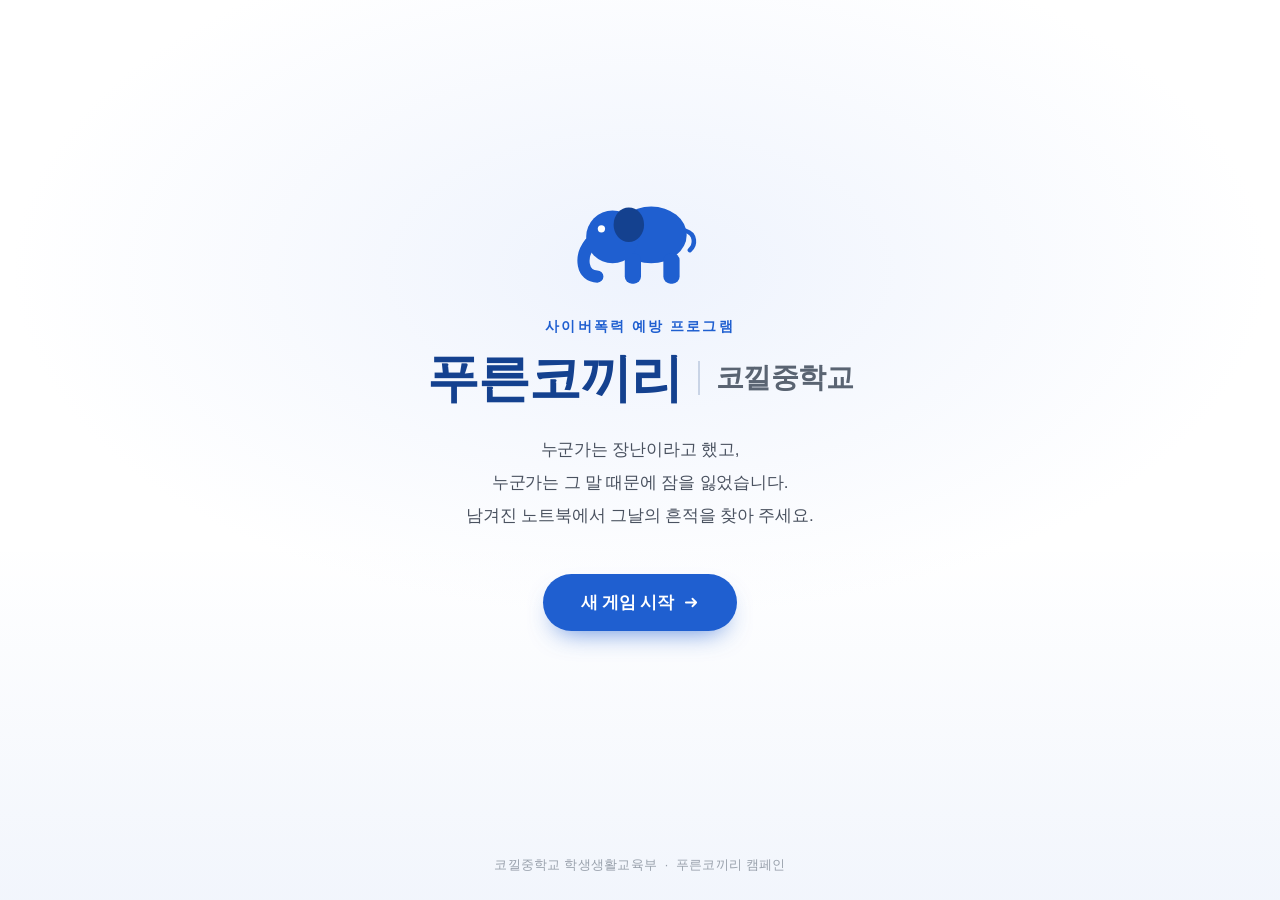
<file: index.html>
<!DOCTYPE html>
<html lang="ko">
<head>
<meta charset="UTF-8">
<meta name="viewport" content="width=device-width, initial-scale=1">
<meta name="robots" content="noindex">
<title>푸른코끼리 — 코낄중학교</title>
<link rel="stylesheet" href="styles.css">
<script src="game.js" defer></script>
</head>
<!-- 시작 페이지라 data-prev 없음 → 뒤로가기 버튼도 없음 -->
<body class="intro">

  <main class="intro__inner">

    <!-- 푸른코끼리 엠블럼 (SVG, 이미지 파일 불필요) -->
    <div class="emblem" aria-hidden="true">
      <svg viewBox="0 0 130 100" width="132" height="102">
        <!-- 꼬리 -->
        <path d="M110 40 c 10 3, 10 14, 4 19"
              fill="none" stroke="var(--blue)" stroke-width="4.5" stroke-linecap="round"/>
        <!-- 코 -->
        <path d="M16 52 C 5 66, 8 85, 23 85"
              fill="none" stroke="var(--blue)" stroke-width="12" stroke-linecap="round"/>
        <g fill="var(--blue)">
          <!-- 몸통 · 다리 -->
          <ellipse cx="76" cy="44" rx="35" ry="28"/>
          <rect x="50" y="62" width="16" height="30" rx="7"/>
          <rect x="88" y="62" width="16" height="30" rx="7"/>
          <!-- 머리 -->
          <circle cx="38" cy="46" r="26"/>
        </g>
        <!-- 귀 -->
        <ellipse cx="54" cy="34" rx="15" ry="17" fill="var(--blue-deep)"/>
        <!-- 눈 -->
        <circle cx="27" cy="38" r="3.6" fill="#fff"/>
      </svg>
    </div>

    <p class="intro__overline">사이버폭력 예방 프로그램</p>

    <h1 class="intro__title">
      <span class="intro__title-main">푸른코끼리</span>
      <span class="intro__title-sep" aria-hidden="true"></span>
      <span class="intro__title-sub">코낄중학교</span>
    </h1>

    <!-- 도입 문구. 방 컨셉에 맞게 자유롭게 고치세요. -->
    <p class="intro__lead">
      누군가는 장난이라고 했고,<br>
      누군가는 그 말 때문에 잠을 잃었습니다.<br>
      남겨진 노트북에서 그날의 흔적을 찾아 주세요.
    </p>

    <!-- data-start: 이 링크를 누르면 타이머가 시작됩니다 (game.js) -->
    <a class="btn" href="lock.html" data-start>
      <span class="btn__label">새 게임 시작</span>
      <svg viewBox="0 0 16 16" width="15" height="15" aria-hidden="true">
        <path d="M2 8h11M9 4l4 4-4 4" fill="none" stroke="currentColor"
              stroke-width="1.9" stroke-linecap="round" stroke-linejoin="round"/>
      </svg>
    </a>

  </main>

  <footer class="intro__foot">
    코낄중학교 학생생활교육부 &nbsp;·&nbsp; 푸른코끼리 캠페인
  </footer>

</body>
</html>
</file>
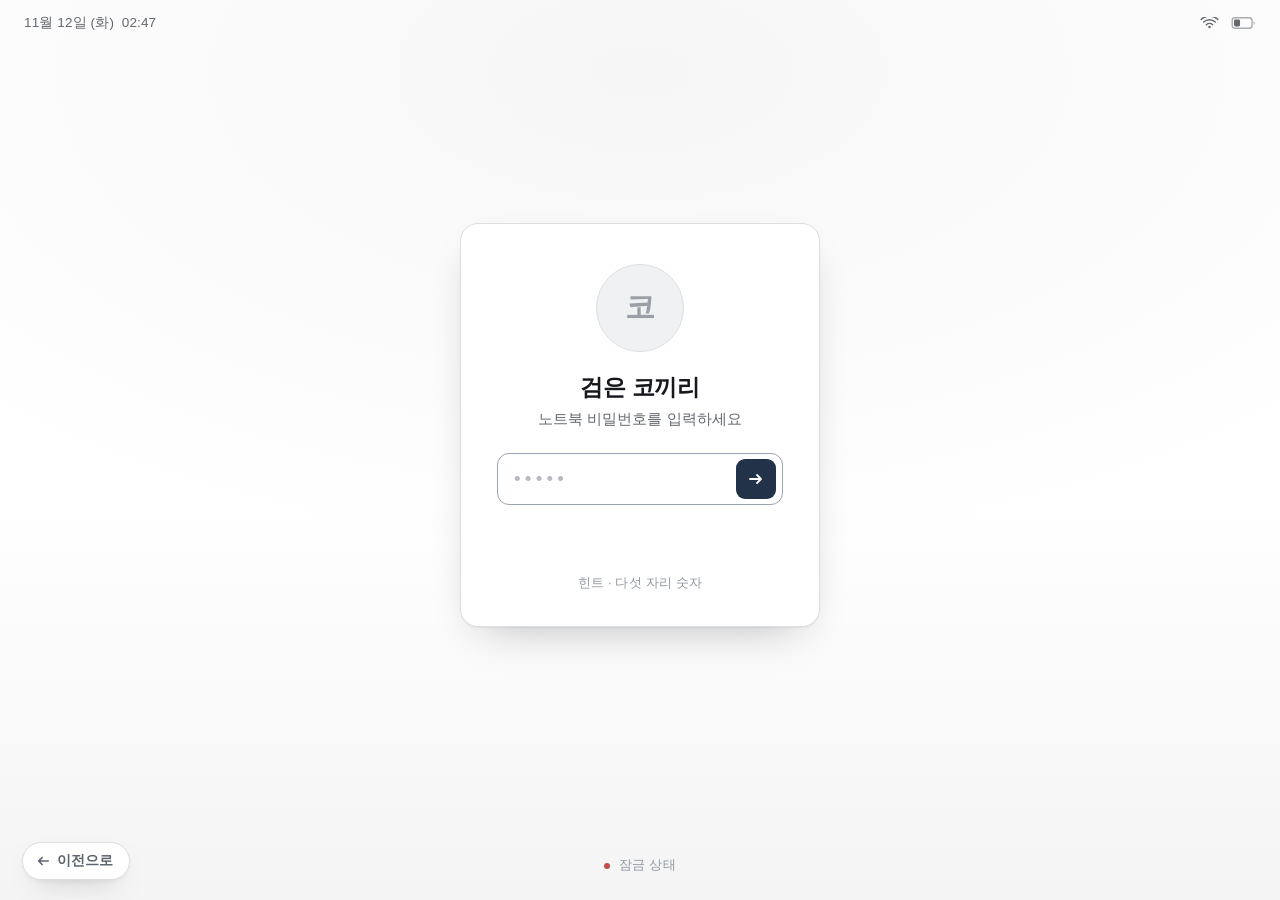
<file: lock.html>
<!DOCTYPE html>
<html lang="ko">
<head>
<meta charset="UTF-8">
<meta name="viewport" content="width=device-width, initial-scale=1">
<meta name="robots" content="noindex">
<title>잠김</title>
<link rel="stylesheet" href="styles.css">
<script src="game.js" defer></script>
</head>
<body class="lock" data-prev="index.html">

  <!-- ===== 상단 상태 표시줄 ===== -->
  <header class="statusbar">
    <!-- 노트북이 마지막으로 덮인 시각. 연출용 고정값이라 바꿔도 됩니다. -->
    <span class="statusbar__time">11월 12일 (화) &nbsp;02:47</span>
    <span class="statusbar__icons">
      <svg viewBox="0 0 20 14" width="19" height="13" aria-hidden="true">
        <path d="M10 12.2a1.35 1.35 0 1 0 0-2.7 1.35 1.35 0 0 0 0 2.7Z" fill="currentColor"/>
        <path d="M6.6 8.4a5 5 0 0 1 6.8 0M3.7 5.4a9.2 9.2 0 0 1 12.6 0M1 2.6a13.3 13.3 0 0 1 18 0"
              fill="none" stroke="currentColor" stroke-width="1.5" stroke-linecap="round"/>
      </svg>
      <svg viewBox="0 0 26 13" width="25" height="12" aria-hidden="true">
        <rect x=".75" y=".75" width="21.5" height="11.5" rx="3" fill="none" stroke="currentColor" stroke-width="1.5" opacity=".55"/>
        <rect x="2.75" y="2.75" width="6.5" height="7.5" rx="1.5" fill="currentColor"/>
        <path d="M24 4.5v4a2.2 2.2 0 0 0 0-4Z" fill="currentColor" opacity=".55"/>
      </svg>
    </span>
  </header>

  <!-- ===== 잠금 화면 본문 ===== -->
  <main class="lock__center">
    <div class="panel">

      <!-- 계정 사진 자리. 이미지 준비되면 <img class="avatar__img" src="images/avatar.jpg" alt=""> 추가 -->
      <div class="avatar" aria-hidden="true"><span>코</span></div>

      <!-- 피해자 이름 -->
      <h1 class="panel__name">검은 코끼리</h1>
      <p class="panel__sub">노트북 비밀번호를 입력하세요</p>

      <!-- novalidate: 브라우저 기본 경고 말풍선을 끄고 game.js 가 직접 판정합니다.
           (자리수를 다 채우고 확인을 눌렀을 때만 경고가 뜨도록) -->
      <form class="login" action="photo.html" method="get" novalidate>
        <div class="field">
          <!--
            ┌──────────────────────────────────────────────────────────────┐
            │  비밀번호는 아래 pattern 값 하나만 바꾸면 됩니다.  현재: 0721   │
            │  예) 여섯 자리로 바꾸려면  pattern="204815"                    │
            │  영문·숫자 조합도 가능:    pattern="bluesky"                   │
            └──────────────────────────────────────────────────────────────┘
            자리수는 pattern 길이를 보고 game.js 가 알아서 맞춥니다.
            name 속성이 없으므로 주소창에 비밀번호가 남지 않습니다.
          -->
          <input class="field__input"
                 type="password"
                 pattern="51479"
                 required
                 placeholder="•••••"
                 autocomplete="off"
                 spellcheck="false"
                 autofocus>
          <button class="field__go" type="submit" aria-label="잠금 해제">
            <svg viewBox="0 0 16 16" width="16" height="16" aria-hidden="true">
              <path d="M2 8h11M9 4l4 4-4 4" fill="none" stroke="currentColor"
                    stroke-width="1.8" stroke-linecap="round" stroke-linejoin="round"/>
            </svg>
          </button>
        </div>

        <p class="error" role="status">비밀번호가 올바르지 않습니다. 다시 시도하세요.</p>
      </form>

      <!-- 힌트 문구. 필요 없으면 이 줄을 지우세요. -->
      <p class="panel__hint">힌트 &middot; 다섯 자리 숫자</p>
    </div>
  </main>

  <footer class="lock__foot">
    <span class="lock__foot-dot" aria-hidden="true"></span>
    잠금 상태
  </footer>

</body>
</html>
</file>
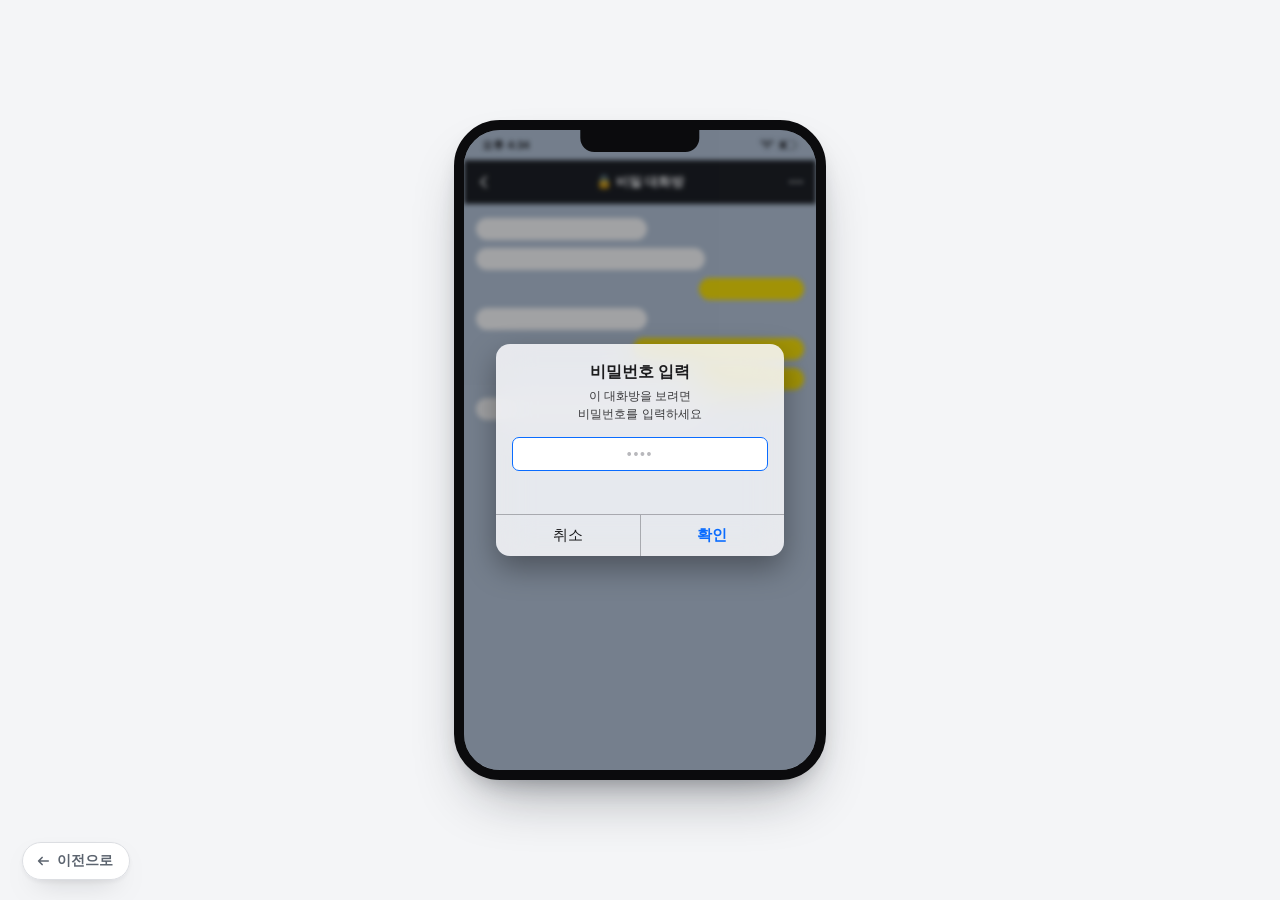
<file: page3.html>
<!DOCTYPE html>
<html lang="ko">
<head>
<meta charset="UTF-8">
<meta name="viewport" content="width=device-width, initial-scale=1">
<meta name="robots" content="noindex">
<title>비밀 대화방</title>
<link rel="stylesheet" href="styles.css">
<script src="game.js" defer></script>
</head>
<body class="kakao-gate" data-prev="photo.html">

  <div class="kakao-gate__phone">

    <div class="kakao-gate__notch" aria-hidden="true"></div>

    <!-- 팝업 뒤로 살짝 흐려 보이는 채팅방. 실제 대화 내용은 없고
         말풍선 모양만 있는 자리표시자입니다. -->
    <div class="kakao-gate__screen" aria-hidden="true">
      <div class="kakao-gate__status">
        <span>오후 4:34</span>
        <span class="kakao-gate__status-icons">
          <svg viewBox="0 0 20 14" width="14" height="10">
            <path d="M10 12.2a1.35 1.35 0 1 0 0-2.7 1.35 1.35 0 0 0 0 2.7Z" fill="currentColor"/>
            <path d="M6.6 8.4a5 5 0 0 1 6.8 0M3.7 5.4a9.2 9.2 0 0 1 12.6 0M1 2.6a13.3 13.3 0 0 1 18 0"
                  fill="none" stroke="currentColor" stroke-width="1.5" stroke-linecap="round"/>
          </svg>
          <svg viewBox="0 0 26 13" width="19" height="10">
            <rect x=".75" y=".75" width="21.5" height="11.5" rx="3" fill="none" stroke="currentColor" stroke-width="1.5" opacity=".55"/>
            <rect x="2.75" y="2.75" width="6.5" height="7.5" rx="1.5" fill="currentColor"/>
            <path d="M24 4.5v4a2.2 2.2 0 0 0 0-4Z" fill="currentColor" opacity=".55"/>
          </svg>
        </span>
      </div>

      <div class="kakao-gate__header">
        <svg viewBox="0 0 16 16" width="16" height="16" fill="none" stroke="#fff" stroke-width="1.8" stroke-linecap="round" stroke-linejoin="round">
          <path d="M10 3 5 8l5 5"/>
        </svg>
        <span class="kakao-gate__header-title">🔒 비밀 대화방</span>
        <svg viewBox="0 0 16 16" width="16" height="16" fill="#fff">
          <circle cx="3" cy="8" r="1.4"/><circle cx="8" cy="8" r="1.4"/><circle cx="13" cy="8" r="1.4"/>
        </svg>
      </div>

      <div class="kakao-gate__body">
        <div class="kakao-gate__bubble kakao-gate__bubble--m"></div>
        <div class="kakao-gate__bubble kakao-gate__bubble--l"></div>
        <div class="kakao-gate__bubble kakao-gate__bubble--right kakao-gate__bubble--s"></div>
        <div class="kakao-gate__bubble kakao-gate__bubble--m"></div>
        <div class="kakao-gate__bubble kakao-gate__bubble--right kakao-gate__bubble--m"></div>
        <div class="kakao-gate__bubble kakao-gate__bubble--right kakao-gate__bubble--s"></div>
        <div class="kakao-gate__bubble kakao-gate__bubble--l"></div>
      </div>
    </div>

    <div class="kakao-gate__dim" aria-hidden="true"></div>

    <!-- iOS 시스템 팝업 형태의 비밀번호 입력창 -->
    <div class="ios-alert">
      <!-- novalidate: 브라우저 기본 경고 대신 game.js 가 판정합니다
           (자리수를 다 채우고 확인을 눌렀을 때만 경고, lock.html 과 동일) -->
      <form class="login" action="page4.html" method="get" novalidate>
        <div class="ios-alert__body">
          <p class="ios-alert__title">비밀번호 입력</p>
          <p class="ios-alert__message">이 대화방을 보려면<br>비밀번호를 입력하세요</p>

          <!--
            비밀번호는 pattern 값 하나만 고치면 됩니다. 현재: 1388
            자리수는 game.js 가 pattern 길이를 보고 알아서 맞춥니다.
          -->
          <input class="field__input ios-alert__input"
                 type="password"
                 pattern="1388"
                 required
                 placeholder="••••"
                 autocomplete="off"
                 spellcheck="false"
                 autofocus>

          <p class="error" role="status">비밀번호가 올바르지 않습니다.</p>
        </div>

        <div class="ios-alert__actions">
          <a class="ios-alert__btn ios-alert__btn--cancel" href="photo.html">취소</a>
          <button class="ios-alert__btn ios-alert__btn--ok" type="submit">확인</button>
        </div>
      </form>
    </div>

  </div>

</body>
</html>
</file>
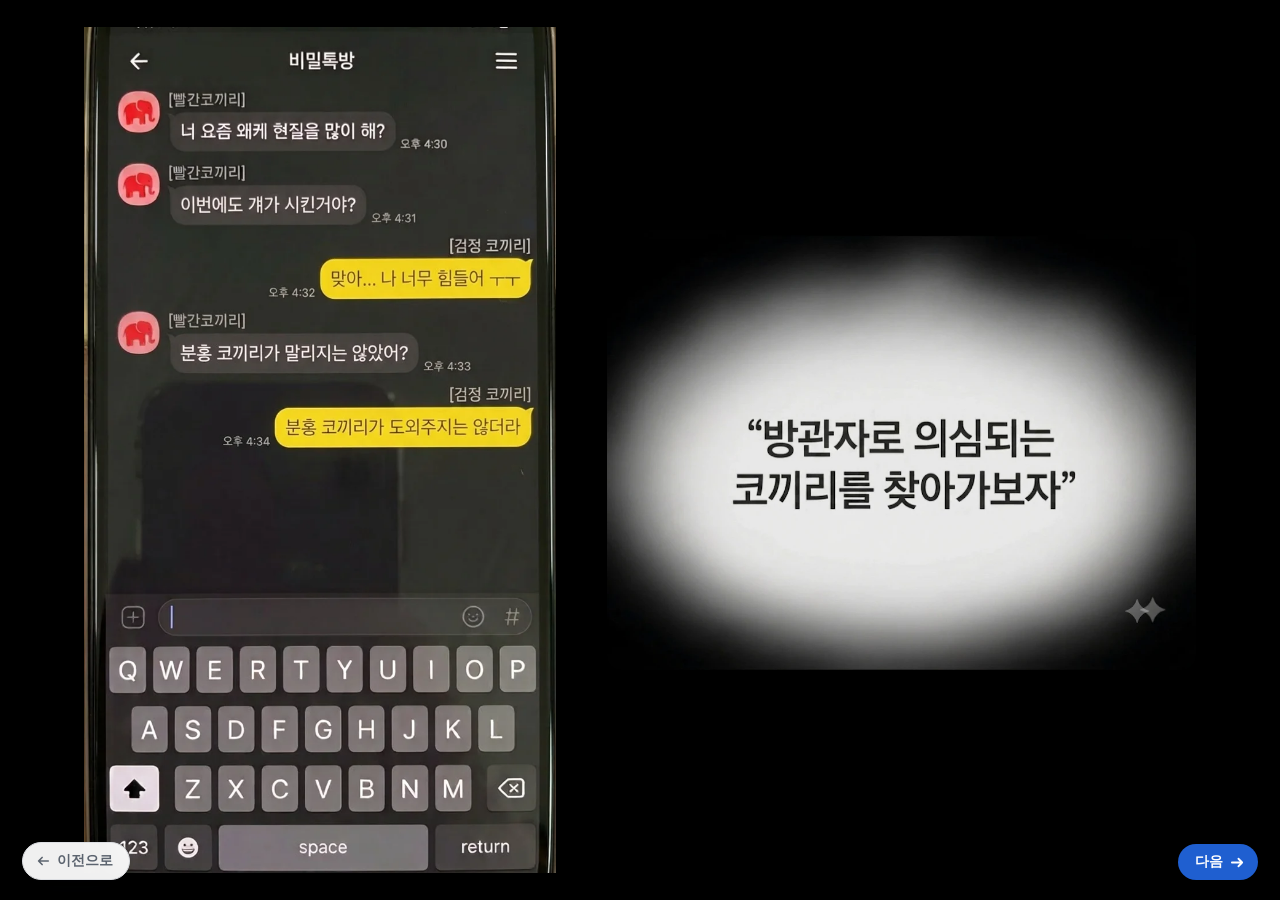
<file: page4.html>
<!DOCTYPE html>
<html lang="ko">
<head>
<meta charset="UTF-8">
<meta name="viewport" content="width=device-width, initial-scale=1">
<meta name="robots" content="noindex">
<title>비밀 대화방</title>
<link rel="stylesheet" href="styles.css">
<script src="game.js" defer></script>
</head>
<!-- 페이지 2(photo.html)와 같은 배치를 씁니다: 세로 캡처 + 가로 말풍선을
     가운데에 나란히, 서로 겹치지 않게, 남는 자리는 검은 배경. -->
<body class="stage" data-prev="page3.html">

  <img class="stage__img" src="images/secret_talk.webp" alt="">

  <img class="stage__note" src="images/thinking2.webp" alt="">

  <a class="nextlink" href="page5.html">
    다음
    <svg viewBox="0 0 16 16" width="15" height="15" aria-hidden="true">
      <path d="M2 8h11M9 4l4 4-4 4" fill="none" stroke="currentColor"
            stroke-width="1.9" stroke-linecap="round" stroke-linejoin="round"/>
    </svg>
  </a>

</body>
</html>
</file>
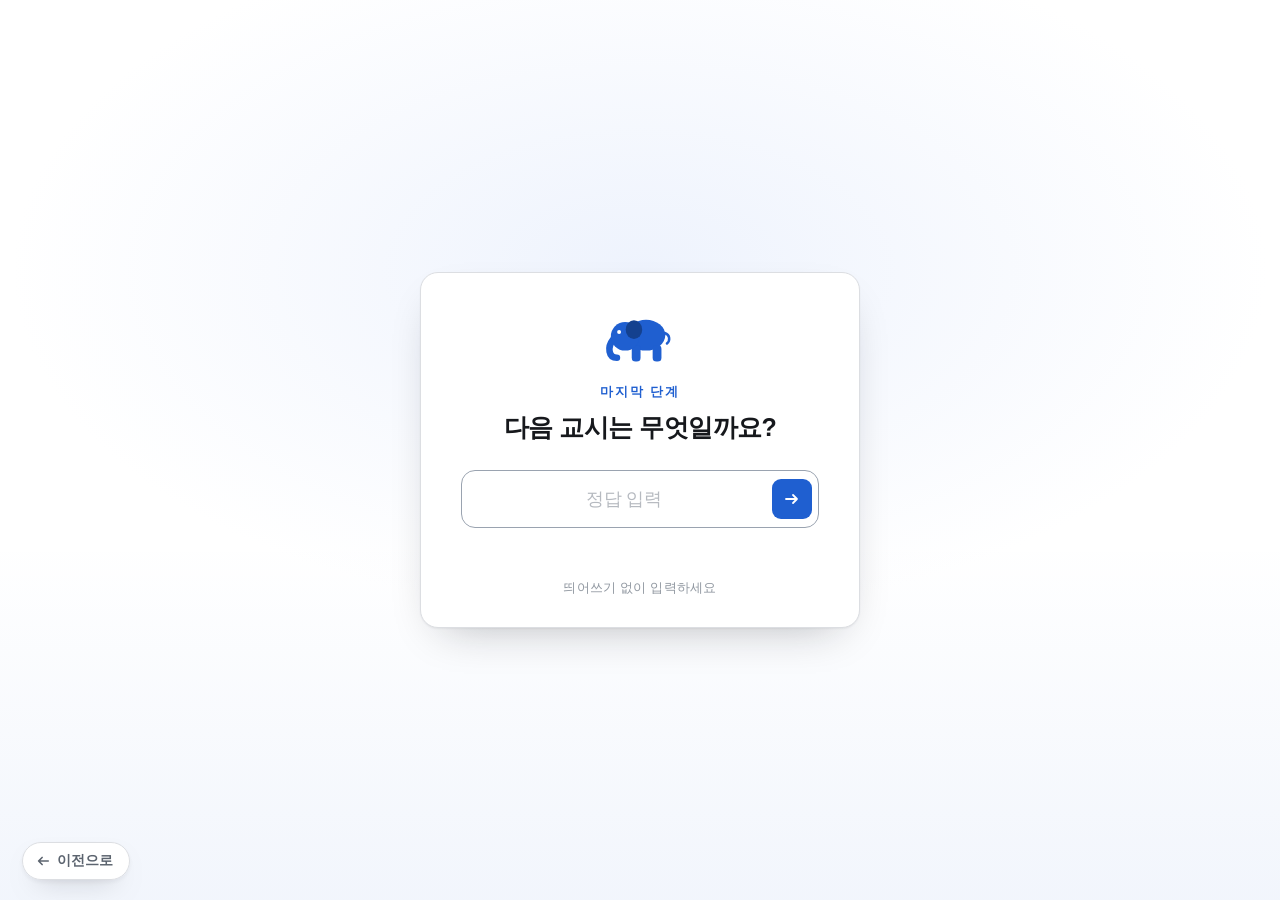
<file: page5.html>
<!DOCTYPE html>
<html lang="ko">
<head>
<meta charset="UTF-8">
<meta name="viewport" content="width=device-width, initial-scale=1">
<meta name="robots" content="noindex">
<title>정답 입력</title>
<link rel="stylesheet" href="styles.css">
<script src="game.js" defer></script>
</head>
<body class="answer" data-prev="page4.html">

  <div class="panel answer__panel">

    <div class="answer__emblem" aria-hidden="true">
      <svg viewBox="0 0 130 100" width="72" height="55">
        <path d="M110 40 c 10 3, 10 14, 4 19"
              fill="none" stroke="var(--blue)" stroke-width="4.5" stroke-linecap="round"/>
        <path d="M16 52 C 5 66, 8 85, 23 85"
              fill="none" stroke="var(--blue)" stroke-width="12" stroke-linecap="round"/>
        <g fill="var(--blue)">
          <ellipse cx="76" cy="44" rx="35" ry="28"/>
          <rect x="50" y="62" width="16" height="30" rx="7"/>
          <rect x="88" y="62" width="16" height="30" rx="7"/>
          <circle cx="38" cy="46" r="26"/>
        </g>
        <ellipse cx="54" cy="34" rx="15" ry="17" fill="var(--blue-deep)"/>
        <circle cx="27" cy="38" r="3.6" fill="#fff"/>
      </svg>
    </div>

    <p class="answer__overline">마지막 단계</p>
    <h1 class="answer__title">다음 교시는 무엇일까요?</h1>

    <!-- novalidate: 브라우저 기본 경고 대신 game.js 가 판정합니다 -->
    <form class="login" action="page6.html" method="get" novalidate>
      <div class="field answer__field">
        <!--
          ┌────────────────────────────────────────────────────────────┐
          │  정답은 아래 pattern 값 하나만 바꾸면 됩니다.               │
          │  현재: 전국청소년미디어교육                                 │
          └────────────────────────────────────────────────────────────┘
          한글 정답은 자리수를 미리 알려주지 않으려고 입력 길이를
          제한하지 않았습니다. name 속성이 없어 주소창에도 남지 않습니다.
        -->
        <input class="field__input answer__input"
               type="text"
               pattern="전국사이버폭력실태조사"
               required
               placeholder="정답 입력"
               autocomplete="off"
               spellcheck="false"
               autofocus>
        <button class="field__go" type="submit" aria-label="정답 확인">
          <svg viewBox="0 0 16 16" width="16" height="16" aria-hidden="true">
            <path d="M2 8h11M9 4l4 4-4 4" fill="none" stroke="currentColor"
                  stroke-width="1.8" stroke-linecap="round" stroke-linejoin="round"/>
          </svg>
        </button>
      </div>

      <p class="error" role="status">정답이 아닙니다. 다시 시도하세요.</p>
    </form>

    <!-- 회색 안내 문구 -->
    <p class="panel__hint">띄어쓰기 없이 입력하세요</p>

  </div>

</body>
</html>
</file>
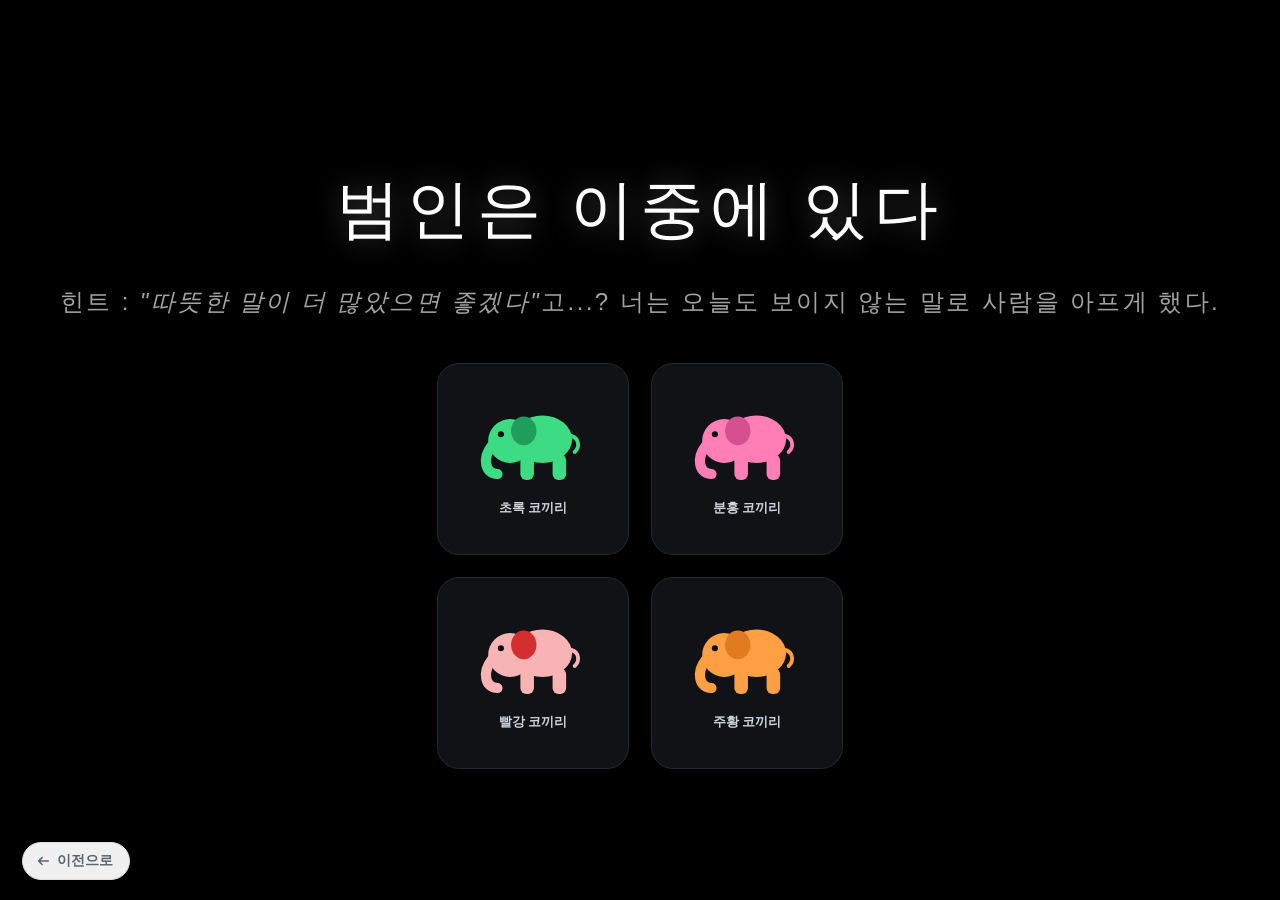
<file: page6.html>
<!DOCTYPE html>
<html lang="ko">
<head>
<meta charset="UTF-8">
<meta name="viewport" content="width=device-width, initial-scale=1">
<meta name="robots" content="noindex">
<title>범인 지목</title>
<link rel="stylesheet" href="styles.css">
<script src="game.js" defer></script>
</head>
<body class="accuse" data-prev="page5.html">

  <!-- 페이지 0 과 같은 코끼리 도안. 한 번만 정의해 두고 카드 네 곳에서 가져다 씁니다.
       색은 각 카드의 --elephant / --elephant-deep 값이 그대로 들어갑니다. -->
  <svg width="0" height="0" aria-hidden="true" style="position:absolute">
    <symbol id="elephant" viewBox="0 0 130 100">
      <path d="M110 40 c 10 3, 10 14, 4 19"
            fill="none" stroke="var(--elephant)" stroke-width="4.5" stroke-linecap="round"/>
      <path d="M16 52 C 5 66, 8 85, 23 85"
            fill="none" stroke="var(--elephant)" stroke-width="12" stroke-linecap="round"/>
      <g fill="var(--elephant)">
        <ellipse cx="76" cy="44" rx="35" ry="28"/>
        <rect x="50" y="62" width="16" height="30" rx="7"/>
        <rect x="88" y="62" width="16" height="30" rx="7"/>
        <circle cx="38" cy="46" r="26"/>
      </g>
      <ellipse cx="54" cy="34" rx="15" ry="17" fill="var(--elephant-deep)"/>
      <circle cx="27" cy="38" r="3.6" fill="#0b0d10"/>
    </symbol>
  </svg>

  <h1 class="accuse__title">범인은 이중에 있다</h1>
  <p class="accuse__subtitle">힌트 : <em>"따뜻한 말이 더 많았으면 좋겠다"</em>고...? 너는 오늘도 보이지 않는 말로 사람을 아프게 했다. </p>

  <!--
    ==========================================================
      정답 카드에만 data-correct 와 data-next 를 답니다.
      범인을 바꾸려면 그 두 속성을 다른 카드로 옮기면 됩니다.
      카드 순서를 바꾸고 싶으면 아래 <button> 순서만 바꾸세요.
    ==========================================================
  -->
  <div class="suspects">

    <button class="suspect suspect--green" type="button"
            data-correct data-next="page7.html">
      <svg class="suspect__art" viewBox="0 0 130 100"><use href="#elephant"/></svg>
      <span class="suspect__label">초록 코끼리</span>
    </button>

    <button class="suspect suspect--pink" type="button">
      <svg class="suspect__art" viewBox="0 0 130 100"><use href="#elephant"/></svg>
      <span class="suspect__label">분홍 코끼리</span>
    </button>

    <button class="suspect suspect--red" type="button">
      <svg class="suspect__art" viewBox="0 0 130 100"><use href="#elephant"/></svg>
      <span class="suspect__label">빨강 코끼리</span>
    </button>

    <button class="suspect suspect--orange" type="button">
      <svg class="suspect__art" viewBox="0 0 130 100"><use href="#elephant"/></svg>
      <span class="suspect__label">주황 코끼리</span>
    </button>

  </div>

  <!-- 틀렸을 때 뜨는 팝업 -->
  <dialog class="retry">
    <div class="retry__body">
      <p class="retry__title">범인이 아니다</p>
      <p class="retry__text">단서를 다시 떠올려 보세요.</p>
    </div>
    <button class="retry__btn" type="button">다시 선택</button>
  </dialog>

</body>
</html>
</file>
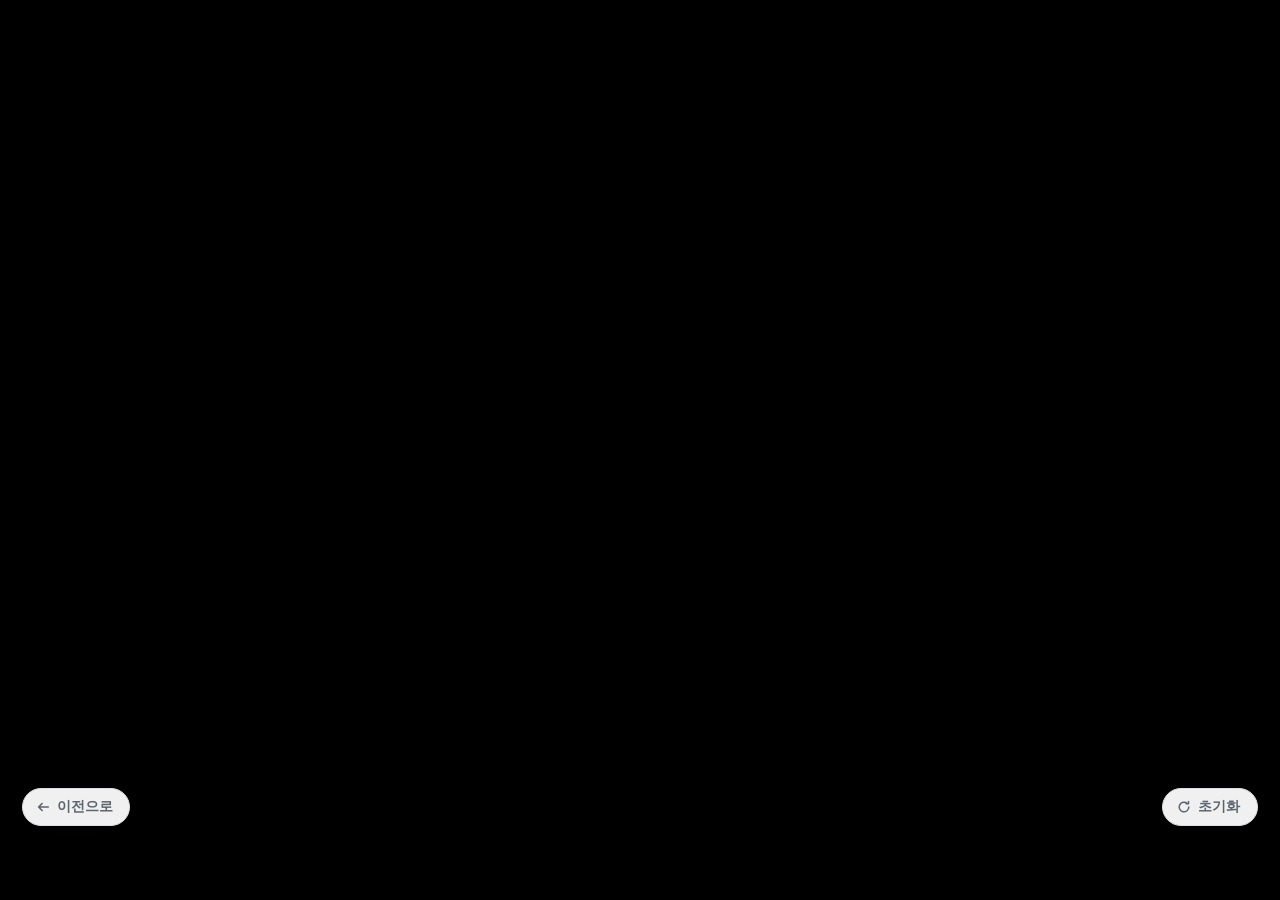
<file: page7.html>
<!DOCTYPE html>
<html lang="ko">
<head>
<meta charset="UTF-8">
<meta name="viewport" content="width=device-width, initial-scale=1">
<meta name="robots" content="noindex">
<title>마무리 영상</title>
<link rel="stylesheet" href="styles.css">
<script src="game.js" defer></script>
</head>
<body class="video" data-prev="page6.html">

  <!--
    ==========================================================
      영상을 바꾸려면 아래 주소의 영상 ID(VRwYOLTuL7c)만 바꾸면 됩니다.

      autoplay=1 을 넣어 뒀지만, 브라우저가 소리 있는 자동재생을 막으면
      가운데 재생 버튼이 뜹니다. 그때는 진행자가 한 번 눌러 주면 됩니다.
      (소리를 포기하고 무조건 자동재생하려면 뒤에 &mute=1 을 붙이세요)
    ==========================================================
  -->
  <iframe class="video__frame"
          src="https://www.youtube.com/embed/VRwYOLTuL7c?autoplay=1&amp;rel=0&amp;playsinline=1"
          title="마무리 영상"
          allow="autoplay; encrypted-media; fullscreen"
          allowfullscreen></iframe>

  <!-- data-reset: 위쪽 타이머의 초기화와 똑같이 동작합니다 (game.js) -->
  <button class="resetlink" type="button" data-reset>
    <svg viewBox="0 0 16 16" width="14" height="14" aria-hidden="true">
      <path d="M13.5 8a5.5 5.5 0 1 1-1.9-4.16" fill="none" stroke="currentColor"
            stroke-width="1.7" stroke-linecap="round"/>
      <path d="M13.2 1.6v2.8h-2.8" fill="none" stroke="currentColor"
            stroke-width="1.7" stroke-linecap="round" stroke-linejoin="round"/>
    </svg>
    초기화
  </button>

</body>
</html>
</file>
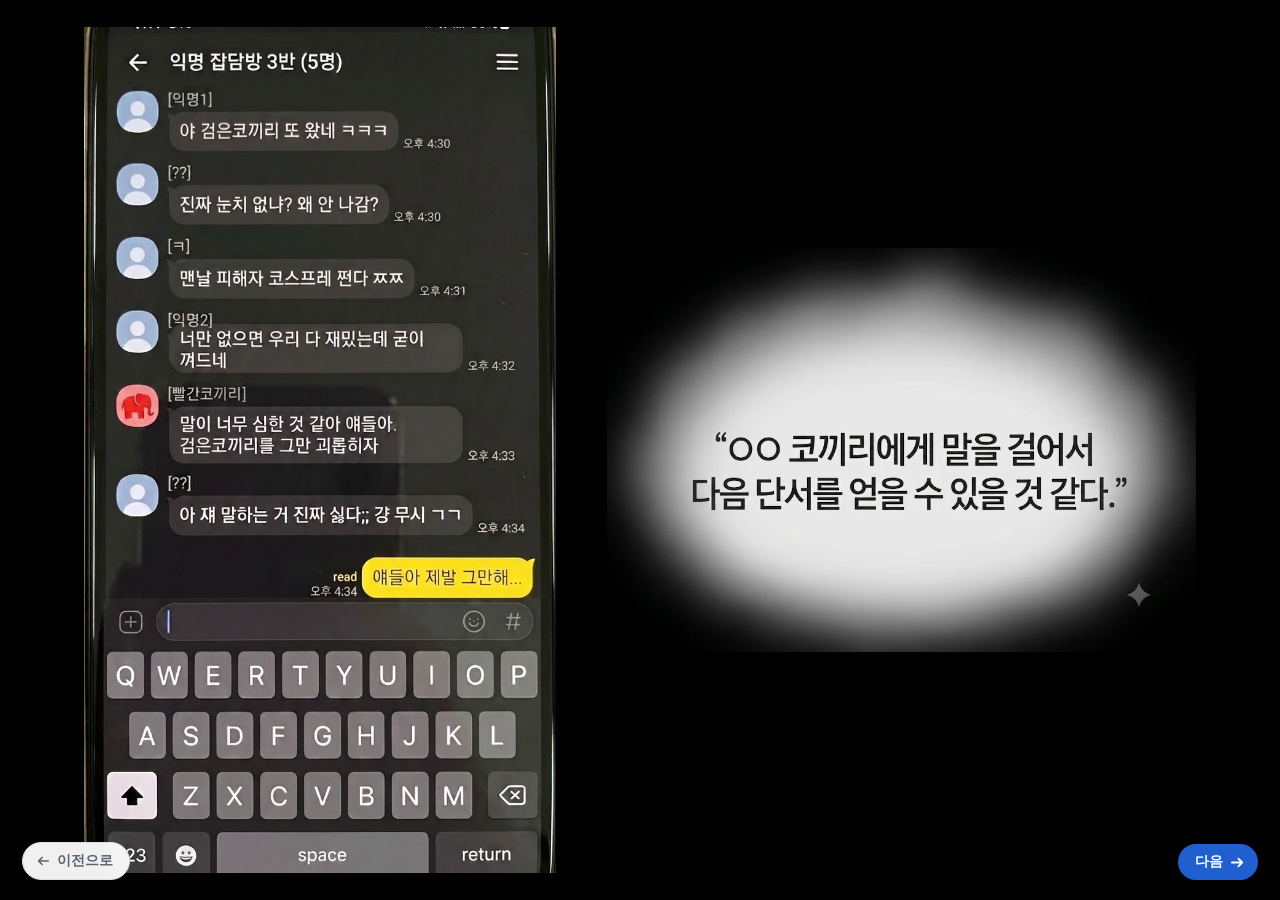
<file: photo.html>
<!DOCTYPE html>
<html lang="ko">
<head>
<meta charset="UTF-8">
<meta name="viewport" content="width=device-width, initial-scale=1">
<meta name="robots" content="noindex">
<title>바탕화면</title>
<link rel="stylesheet" href="styles.css">
<script src="game.js" defer></script>
</head>
<body class="stage" data-prev="lock.html">

  <!-- 카카오톡 폭력 정황 캡처. 비율이 화면과 달라 남는 자리는 검은 배경(.stage)이 그대로 보입니다. -->
  <img class="stage__img" src="images/kakao_bulling.webp" alt="">

  <!--
    오른쪽 위 작은 이미지. 어떤 용도인지 명확히 전달받지 못해 우선
    "생각할 거리를 던지는 코너 스티커"로 배치해 뒀습니다. 위치/크기가
    다르게 쓰여야 하면 .stage__note 규칙만 고치면 됩니다 (styles.css).
  -->
  <img class="stage__note" src="images/thinking.webp" alt="">

  <a class="nextlink" href="page3.html">
    다음
    <svg viewBox="0 0 16 16" width="15" height="15" aria-hidden="true">
      <path d="M2 8h11M9 4l4 4-4 4" fill="none" stroke="currentColor"
            stroke-width="1.9" stroke-linecap="round" stroke-linejoin="round"/>
    </svg>
  </a>

</body>
</html>
</file>
<file: styles.css>
/* =========================================================
   방탈출 - 피해자의 노트북
   JavaScript 없음. 비밀번호 검증은 input[pattern] + CSS로 처리.
   ========================================================= */

:root {
  /* --- 바탕화면 ---------------------------------------------------------
     이미지 준비되면 아래 --wallpaper 한 줄만 교체:
       --wallpaper: url("images/wallpaper.jpg") center / cover no-repeat;
     지금은 이미지가 없으므로 흰 배경입니다. */
  --wallpaper: #ffffff;

  /* --- 시작 화면 배경 ----------------------------------------------------
     이미지 준비되면:
       --cover: url("images/cover.jpg") center / cover no-repeat;
     어두운 사진을 넣을 거면 아래 "어두운 배경용" 주석 블록도 함께 켜세요. */
  --cover: #ffffff;

  --blue:       #1f5fd0;   /* 푸른코끼리 파랑 */
  --blue-deep:  #14418f;
  --blue-tint:  #eef3fd;

  --ink:        #16181c;   /* 본문 글자 */
  --ink-soft:   #64696f;   /* 보조 글자 */
  --line:       #dcdee2;   /* 테두리 */
  --surface:    #ffffff;   /* 패널 */
  --accent:     #223349;   /* 버튼 */
  --danger:     #b3261e;   /* 오류 */

  --font: "Pretendard", "Pretendard Variable", -apple-system, BlinkMacSystemFont,
          "Apple SD Gothic Neo", "Malgun Gothic", "Noto Sans KR", sans-serif;

  /* 명조 계열 — 범인 지목 화면처럼 무게가 필요한 문구에만 씁니다.
     별도 폰트 파일을 받지 않고 mac(AppleMyungjo)·Windows(바탕)에 이미 있는
     글꼴을 순서대로 시도합니다. */
  --font-serif: "Nanum Myeongjo", "AppleMyungjo", "Batang", "바탕",
                "Songti TC", serif;
}

* { box-sizing: border-box; }

html, body {
  height: 100%;
  margin: 0;
}

body {
  font-family: var(--font);
  color: var(--ink);
  -webkit-font-smoothing: antialiased;
  text-rendering: optimizeLegibility;
}

/* =========================================================
   공통 — 타이머 · 뒤로가기 (game.js 가 붙입니다)

   세 페이지 위에 떠 있는 요소라 어떤 배경 사진이 깔려도 읽히도록
   흰 알약 모양 + 그림자로 처리했습니다.
   ========================================================= */

.hud {
  position: fixed;
  top: 16px;
  left: 50%;
  transform: translateX(-50%);
  z-index: 50;
  display: flex;
  align-items: center;
  gap: 11px;
  padding: 8px 8px 8px 15px;
  background: rgba(255, 255, 255, .94);
  border: 1px solid var(--line);
  border-radius: 999px;
  box-shadow:
    0 2px 5px rgba(16, 20, 28, .06),
    0 12px 28px -16px rgba(16, 20, 28, .5);
  backdrop-filter: blur(8px);
}

.hud[hidden] { display: none; }   /* flex 가 hidden 속성을 덮지 않도록 */

.hud__dot {
  width: 7px;
  height: 7px;
  border-radius: 50%;
  background: var(--blue);
  animation: pulse 2.2s ease-in-out infinite;
}

/* 일시정지 중에는 깜빡임을 멈추고 회색으로 바꿔서 "멈췄다"는 상태를 알립니다. */
.hud.is-paused .hud__dot {
  background: #b7bcc3;
  animation: none;
}

@keyframes pulse { 50% { opacity: .2; } }

.hud__time {
  font-size: 17px;
  font-weight: 650;
  letter-spacing: .02em;
  font-variant-numeric: tabular-nums;   /* 숫자 폭 고정 → 초가 바뀌어도 안 흔들림 */
  color: var(--ink);
  min-width: 6.6ch;
  text-align: center;
}

.hud.is-paused .hud__time { color: #9aa0a8; }

.hud__bar {
  width: 1px;
  height: 16px;
  background: var(--line);
}

.hud__reset,
.hud__pause {
  padding: 5px 12px;
  border: 0;
  border-radius: 999px;
  background: none;
  font: inherit;
  font-size: 12.5px;
  font-weight: 600;
  color: #8a919b;
  cursor: pointer;
  transition: background-color .15s ease, color .15s ease;
}

.hud__reset:hover {
  background: #f5f2f2;
  color: var(--danger);
}

.hud__pause {
  color: var(--blue);
}

.hud__pause:hover {
  background: var(--blue-tint);
  color: var(--blue-deep);
}

.hud.is-paused .hud__pause {
  background: var(--blue-tint);
}

.backlink {
  position: fixed;
  left: 22px;
  bottom: 20px;
  z-index: 50;
  display: inline-flex;
  align-items: center;
  gap: 7px;
  padding: 9px 17px 9px 13px;
  background: rgba(255, 255, 255, .94);
  border: 1px solid var(--line);
  border-radius: 999px;
  font-size: 13.5px;
  font-weight: 600;
  letter-spacing: -.01em;
  color: #5c646f;
  text-decoration: none;
  box-shadow:
    0 2px 5px rgba(16, 20, 28, .06),
    0 12px 28px -16px rgba(16, 20, 28, .5);
  backdrop-filter: blur(8px);
  transition: color .15s ease, border-color .15s ease;
}

.backlink:hover {
  color: var(--ink);
  border-color: #c3c8d0;
}

.backlink svg { transition: transform .15s ease; }
.backlink:hover svg { transform: translateX(-2px); }

/* 다음 페이지로. 뒤로가기(.backlink)와 반대편(오른쪽 아래)에 두고,
   진행 방향인 만큼 파란 버튼으로 눈에 띄게 합니다. */
.nextlink {
  position: fixed;
  right: 22px;
  bottom: 20px;
  z-index: 50;
  display: inline-flex;
  align-items: center;
  gap: 7px;
  padding: 9px 13px 9px 17px;
  background: var(--blue);
  border-radius: 999px;
  font-size: 13.5px;
  font-weight: 600;
  letter-spacing: -.01em;
  color: #fff;
  text-decoration: none;
  box-shadow:
    0 2px 5px rgba(0, 0, 0, .2),
    0 12px 28px -14px rgba(0, 0, 0, .6);
  transition: background-color .15s ease, transform .12s ease;
}

.nextlink:hover  { background: var(--blue-deep); }
.nextlink:active { transform: translateY(1px); }

.nextlink svg { transition: transform .15s ease; }
.nextlink:hover svg { transform: translateX(2px); }

@media (prefers-reduced-motion: reduce) {
  .hud__dot { animation: none; }
}

/* =========================================================
   0. 시작 화면
   ========================================================= */

.intro {
  min-height: 100vh;
  background: var(--cover);
  display: grid;
  grid-template-rows: 1fr auto;
  overflow: hidden;
  position: relative;
}

/* 흰 배경만 있을 때 허전하지 않도록. 사진을 넣으면 자연스럽게 가려집니다. */
.intro::before {
  content: "";
  position: absolute;
  inset: 0;
  background:
    radial-gradient(70% 55% at 50% 30%, var(--blue-tint), transparent 70%),
    linear-gradient(180deg, transparent 60%, rgba(31, 95, 208, .06));
  pointer-events: none;
}

.intro__inner {
  position: relative;
  display: grid;
  justify-items: center;
  align-content: center;
  text-align: center;
  padding: 0 24px 4vh;
}

.emblem {
  line-height: 0;
  margin-bottom: 26px;
}

.intro__overline {
  margin: 0 0 14px;
  font-size: 13.5px;
  font-weight: 600;
  letter-spacing: .16em;
  color: var(--blue);
}

.intro__title {
  margin: 0;
  display: flex;
  align-items: center;
  gap: 16px;
  font-weight: 700;
  letter-spacing: -.03em;
  line-height: 1.1;
}

.intro__title-main {
  font-size: 52px;
  color: var(--blue-deep);
}

.intro__title-sep {
  width: 1.5px;
  height: 34px;
  background: #c9d4e6;
}

.intro__title-sub {
  font-size: 28px;
  font-weight: 600;
  letter-spacing: -.02em;
  color: #5a6472;
}

.intro__lead {
  margin: 26px 0 0;
  font-size: 17px;
  line-height: 1.95;
  letter-spacing: -.01em;
  color: #4a5260;
}

/* --- 시작 버튼 --- */
.btn {
  margin-top: 42px;
  display: inline-flex;
  align-items: center;
  gap: 10px;
  padding: 17px 38px;
  border-radius: 999px;
  background: var(--blue);
  color: #fff;
  font-size: 17px;
  font-weight: 600;
  letter-spacing: -.01em;
  text-decoration: none;
  box-shadow: 0 12px 26px -12px rgba(31, 95, 208, .75);
  transition: background-color .16s ease, transform .12s ease, box-shadow .16s ease;
}

.btn:hover {
  background: var(--blue-deep);
  box-shadow: 0 16px 30px -12px rgba(20, 65, 143, .8);
}

.btn:active {
  transform: translateY(1px);
  box-shadow: 0 8px 18px -12px rgba(20, 65, 143, .8);
}

.btn svg {
  transition: transform .16s ease;
}

.btn:hover svg {
  transform: translateX(3px);
}

.intro__foot {
  position: relative;
  padding: 0 0 26px;
  text-align: center;
  font-size: 12.5px;
  letter-spacing: .02em;
  color: #99a1ac;
}

/* 노트북 세로 해상도가 낮을 때 여백만 줄임 */
@media (max-height: 760px) {
  .emblem            { margin-bottom: 18px; transform: scale(.85); }
  .intro__title-main { font-size: 44px; }
  .intro__title-sub  { font-size: 24px; }
  .intro__lead       { margin-top: 20px; font-size: 16px; line-height: 1.85; }
  .btn               { margin-top: 32px; }
}

/* --- 어두운 배경 사진을 넣을 때 -----------------------------------------
   --cover 에 어두운 이미지를 넣었다면 아래 주석을 풀면 글씨가 밝게 바뀝니다.

.intro::before        { background: rgba(10, 18, 32, .55); }
.intro__title-main    { color: #fff; }
.intro__title-sub     { color: #cdd6e4; }
.intro__title-sep     { background: rgba(255, 255, 255, .35); }
.intro__overline      { color: #8fb6ff; }
.intro__lead          { color: #e3e9f2; }
.intro__foot          { color: rgba(255, 255, 255, .6); }
.emblem svg           { --blue: #7ea9f5; --blue-deep: #cfe0ff; }
*/

/* =========================================================
   1. 잠금 화면
   ========================================================= */

.lock {
  min-height: 100vh;
  background: var(--wallpaper);
  display: grid;
  grid-template-rows: auto 1fr auto;
  overflow: hidden;
  position: relative;
}

/* 흰 배경이 허전하지 않도록 아주 옅은 명암만. 사진을 넣으면 자연스럽게 덮입니다. */
.lock::before {
  content: "";
  position: absolute;
  inset: 0;
  background:
    radial-gradient(120% 90% at 50% 8%, rgba(0, 0, 0, .035), transparent 62%),
    linear-gradient(180deg, transparent 55%, rgba(0, 0, 0, .045));
  pointer-events: none;
}

/* --- 상태 표시줄 --- */
.statusbar {
  position: relative;
  display: flex;
  align-items: center;
  justify-content: space-between;
  padding: 14px 24px;
  font-size: 13.5px;
  font-weight: 500;
  letter-spacing: .01em;
  color: var(--ink-soft);
}

.statusbar__icons {
  display: inline-flex;
  align-items: center;
  gap: 12px;
}

/* --- 가운데 정렬 --- */
.lock__center {
  position: relative;
  display: grid;
  place-items: center;
  padding: 0 24px 6vh;
}

/* --- 로그인 패널 --- */
.panel {
  width: 360px;
  padding: 40px 36px 34px;
  text-align: center;
  background: var(--surface);
  border: 1px solid var(--line);
  border-radius: 18px;
  box-shadow:
    0 1px 2px rgba(16, 20, 28, .05),
    0 18px 44px -22px rgba(16, 20, 28, .32);
}

.avatar {
  width: 88px;
  height: 88px;
  margin: 0 auto 20px;
  display: grid;
  place-items: center;
  border-radius: 50%;
  overflow: hidden;
  background: #f0f1f3;
  border: 1px solid var(--line);
  font-size: 30px;
  font-weight: 600;
  color: #9ba0a7;
  user-select: none;
}

.avatar__img {
  width: 100%;
  height: 100%;
  object-fit: cover;
}

.panel__name {
  margin: 0;
  font-size: 23px;
  font-weight: 650;
  letter-spacing: -.015em;
}

.panel__sub {
  margin: 7px 0 24px;
  font-size: 14.5px;
  color: var(--ink-soft);
}

/* --- 입력 필드 --- */
.field {
  display: flex;
  align-items: center;
  height: 52px;
  padding-right: 6px;
  background: #fbfbfc;
  border: 1.5px solid var(--line);
  border-radius: 12px;
  transition: border-color .16s ease, background-color .16s ease;
}

.field:focus-within {
  background: #fff;
  border-color: #9aa3b0;
}

.field__input {
  flex: 1;
  min-width: 0;
  height: 100%;
  padding: 0 4px 0 16px;
  border: 0;
  background: none;
  font: inherit;
  font-size: 19px;
  letter-spacing: .22em;
  color: var(--ink);
  outline: none;
}

.field__input::placeholder {
  color: #b6bac0;
  letter-spacing: .22em;
}

.field__go {
  flex: none;
  width: 40px;
  height: 40px;
  display: grid;
  place-items: center;
  border: 0;
  border-radius: 9px;
  background: var(--accent);
  color: #fff;
  cursor: pointer;
  transition: opacity .16s ease, transform .1s ease;
}

.field__go:hover  { opacity: .88; }
.field__go:active { transform: scale(.95); }

/* --- 오류 표시 -------------------------------------------------------
   .is-wrong 은 game.js 가 붙입니다. 자리수를 다 채우고 확인을 눌러 틀렸을
   때만 붙고, 다시 한 글자라도 입력하면 떨어집니다. */
.error {
  margin: 12px 2px 0;
  min-height: 1.2em;          /* 자리 미리 확보 → 문구가 떠도 화면이 안 밀림 */
  font-size: 13.5px;
  font-weight: 500;
  color: var(--danger);
  visibility: hidden;
}

.login.is-wrong .error {
  visibility: visible;
}

.login.is-wrong .field {
  border-color: var(--danger);
  background: #fdf6f5;
  animation: shake .34s ease;
}

@keyframes shake {
  0%, 100% { transform: translateX(0); }
  20%      { transform: translateX(-7px); }
  45%      { transform: translateX(6px); }
  70%      { transform: translateX(-3px); }
}

@media (prefers-reduced-motion: reduce) {
  .login.is-wrong .field { animation: none; }
}

.panel__hint {
  margin: 22px 0 0;
  font-size: 12.5px;
  letter-spacing: .02em;
  color: #9198a1;
}

/* --- 하단 --- */
.lock__foot {
  position: relative;
  display: flex;
  align-items: center;
  justify-content: center;
  gap: 9px;
  padding: 0 0 26px;
  font-size: 12.5px;
  letter-spacing: .02em;
  color: #9198a1;
}

.lock__foot-dot {
  width: 6px;
  height: 6px;
  border-radius: 50%;
  background: var(--danger);
  opacity: .8;
}

/* 노트북 세로 해상도가 낮을 때(예: 1280×720) 여백만 조금 줄임 */
@media (max-height: 760px) {
  .panel      { padding: 30px 32px 26px; }
  .avatar     { width: 72px; height: 72px; margin-bottom: 16px; font-size: 26px; }
  .panel__sub { margin-bottom: 18px; }
}

/* =========================================================
   3. 비밀 대화방 — 카카오톡 잠금화면 (iOS 팝업으로 비밀번호 입력)
   ========================================================= */

.kakao-gate {
  min-height: 100vh;
  margin: 0;
  background: #f4f5f7;
  display: grid;
  place-items: center;
  padding: 4vh 20px;
}

/* 세로(9:16) 비율 고정 — 폭이 아니라 높이를 기준으로 잡아야 노트북처럼
   가로가 넓고 세로가 짧은 화면에서도 항상 화면 안에 들어옵니다. */
.kakao-gate__phone {
  position: relative;
  height: min(82vh, 660px);
  aspect-ratio: 9 / 16;
  border: 10px solid #0b0b0d;
  border-radius: 46px;
  background: #b7c6d9;
  box-shadow:
    0 30px 60px -24px rgba(16, 20, 28, .45),
    0 10px 24px -12px rgba(16, 20, 28, .3);
  overflow: hidden;
}

.kakao-gate__notch {
  position: absolute;
  top: 0;
  left: 50%;
  transform: translateX(-50%);
  width: 34%;
  height: 22px;
  background: #0b0b0d;
  border-radius: 0 0 14px 14px;
  z-index: 6;
}

/* 팝업에 가려진 채팅이라는 걸 보여주기 위해 살짝 흐려 둡니다. */
.kakao-gate__screen {
  position: absolute;
  inset: 0;
  display: flex;
  flex-direction: column;
  filter: blur(2.5px);
}

.kakao-gate__status {
  flex: none;
  height: 30px;
  padding: 0 18px;
  display: flex;
  align-items: center;
  justify-content: space-between;
  font-size: 11px;
  font-weight: 600;
  color: #1c1c1e;
}

.kakao-gate__status-icons {
  display: inline-flex;
  align-items: center;
  gap: 5px;
}

.kakao-gate__header {
  flex: none;
  height: 44px;
  padding: 0 12px;
  display: flex;
  align-items: center;
  gap: 8px;
  background: #191b1f;
  color: #fff;
}

.kakao-gate__header svg { flex: none; opacity: .85; }

.kakao-gate__header-title {
  flex: 1;
  font-size: 13px;
  font-weight: 600;
  letter-spacing: -.01em;
  text-align: center;
}

.kakao-gate__body {
  flex: 1;
  padding: 14px 12px;
  display: flex;
  flex-direction: column;
  gap: 8px;
  overflow: hidden;
}

/* 실제 대화 내용 대신 말풍선 모양만 — 왼쪽은 받은 말풍선(흰색),
   오른쪽은 보낸 말풍선(카카오 노랑)입니다. */
.kakao-gate__bubble {
  height: 22px;
  border-radius: 12px;
  background: #ffffff;
}

.kakao-gate__bubble--right {
  align-self: flex-end;
  background: #fee500;
}

.kakao-gate__bubble--s { width: 32%; }
.kakao-gate__bubble--m { width: 52%; }
.kakao-gate__bubble--l { width: 70%; }

/* iOS 가 시스템 팝업을 띄울 때 배경 화면을 어둡게 누르는 느낌 */
.kakao-gate__dim {
  position: absolute;
  inset: 0;
  z-index: 5;
  background: rgba(10, 12, 16, .38);
}

/* --- iOS 스타일 알림창 --- */
.ios-alert {
  position: absolute;
  left: 50%;
  top: 50%;
  transform: translate(-50%, -50%);
  z-index: 10;
  width: 82%;
  background: rgba(247, 247, 250, .88);
  backdrop-filter: blur(18px) saturate(180%);
  -webkit-backdrop-filter: blur(18px) saturate(180%);
  border-radius: 14px;
  overflow: hidden;
  box-shadow: 0 12px 30px rgba(0, 0, 0, .35);
}

.ios-alert__body {
  padding: 18px 16px 16px;
  text-align: center;
}

.ios-alert__title {
  margin: 0;
  font-size: 15.5px;
  font-weight: 650;
  color: #1c1c1e;
}

.ios-alert__message {
  margin: 4px 0 14px;
  font-size: 12px;
  line-height: 1.5;
  color: #3a3a3c;
}

/* .field__input 의 기본값(옆으로 늘어나는 플렉스 아이템, 화살표 버튼 붙는 필드)을
   iOS 알림창의 작은 텍스트 필드로 다시 그립니다. 클래스 두 개짜리 선택자라
   .field__input 단독 규칙보다 항상 우선합니다. */
.field__input.ios-alert__input {
  flex: initial;
  width: 100%;
  height: 34px;
  padding: 0 10px;
  border: .5px solid rgba(60, 60, 67, .29);
  border-radius: 7px;
  background: #ffffff;
  font-size: 14px;
  letter-spacing: .12em;
  text-align: center;
  color: #1c1c1e;
  margin-bottom: 6px;
}

.field__input.ios-alert__input::placeholder {
  color: #b8b8bc;
  letter-spacing: .12em;
}

.field__input.ios-alert__input:focus {
  border-color: #0a6cff;
}

.login.is-wrong .field__input.ios-alert__input {
  border-color: var(--danger);
  background: #fdf2f2;
  animation: shake .34s ease;
}

.ios-alert__body .error {
  margin: 6px 0 0;
  font-size: 11.5px;
}

.ios-alert__actions {
  display: flex;
  border-top: .5px solid rgba(60, 60, 67, .36);
}

.ios-alert__btn {
  flex: 1;
  padding: 11px 0;
  border: 0;
  background: none;
  font: inherit;
  font-size: 15px;
  text-align: center;
  text-decoration: none;
  cursor: pointer;
}

.ios-alert__btn--cancel {
  color: #1c1c1e;
  border-right: .5px solid rgba(60, 60, 67, .36);
}

.ios-alert__btn--ok {
  color: #0a6cff;
  font-weight: 650;
}

@media (prefers-reduced-motion: reduce) {
  .login.is-wrong .field__input.ios-alert__input { animation: none; }
}

/* 페이지 4(비밀 대화방 공개)도 아래 "2. 사진 화면"의 .stage 배치를 그대로 씁니다. */

/* =========================================================
   2·4. 사진 화면 (photo.html, page4.html 공용)
   ========================================================= */

/* 카카오톡 캡처(세로로 긴 사진)와 말풍선(가로로 넓은 사진)을 나란히 놓는
   flex 배치입니다. 서로 자기 자리 안에서만 커지기 때문에 창 크기가
   바뀌어도 겹치지 않습니다. 남는 자리는 검은 배경 그대로 보입니다.
   두 페이지가 같은 규칙을 쓰므로, 한쪽만 다르게 하려면 클래스를 나눠야 합니다. */
.stage {
  margin: 0;
  height: 100vh;
  background: #000000;
  overflow: hidden;
  display: flex;
  align-items: center;
  justify-content: center;
  gap: 4vw;
  padding: 0 4vw;
}

.stage__img {
  display: block;
  width: auto;
  height: auto;
  max-width: 46vw;    /* 화면 절반을 넘지 않게 → 말풍선과 겹칠 일이 없음 */
  max-height: 94vh;
  object-fit: contain;   /* 잘리거나 늘어나지 않게 비율 그대로 유지 */
}

/* 말풍선 — 크기·위치는 이 규칙만 고치면 됩니다. */
.stage__note {
  display: block;
  width: auto;
  height: auto;
  max-width: 46vw;    /* 캡처와 같은 몫만 차지 → 겹치지 않음 */
  max-height: 60vh;   /* 가로로 넓은 사진이라 세로가 먼저 꽉 참 */
  border-radius: 14px;
  box-shadow:
    0 2px 5px rgba(0, 0, 0, .3),
    0 16px 34px -14px rgba(0, 0, 0, .7);
}

/* =========================================================
   5. 정답 입력 · 7. 마무리 영상
   ========================================================= */

.answer {
  min-height: 100vh;
  margin: 0;
  background: #ffffff;
  display: grid;
  place-items: center;
  padding: 4vh 24px;
  position: relative;
  overflow: hidden;
}

/* 시작 화면과 같은 옅은 파란 기운 — 마지막 단계도 캠페인 화면임을 알립니다. */
.answer::before {
  content: "";
  position: absolute;
  inset: 0;
  background:
    radial-gradient(70% 55% at 50% 30%, var(--blue-tint), transparent 70%),
    linear-gradient(180deg, transparent 60%, rgba(31, 95, 208, .06));
  pointer-events: none;
}

/* .panel(잠금화면 카드)을 그대로 쓰되, 정답이 길어 폭만 넓힙니다. */
.answer__panel {
  position: relative;
  width: 440px;
  padding: 38px 40px 30px;
}

.answer__emblem {
  line-height: 0;
  margin-bottom: 18px;
}

.answer__overline {
  margin: 0 0 10px;
  font-size: 12.5px;
  font-weight: 600;
  letter-spacing: .16em;
  color: var(--blue);
}

.answer__title {
  margin: 0 0 26px;
  font-size: 25px;
  font-weight: 700;
  letter-spacing: -.02em;
  color: var(--ink);
}

.answer__field {
  height: 58px;
  border-radius: 14px;
}

/* .field__input 의 기본값(넓은 자간 = 비밀번호용)을 한글 단어에 맞게 되돌립니다. */
.field__input.answer__input {
  padding-left: 18px;
  font-size: 18px;
  font-weight: 500;
  letter-spacing: -.01em;
  text-align: center;
}

.field__input.answer__input::placeholder {
  letter-spacing: -.01em;
  font-weight: 400;
}

.answer__field .field__go {
  background: var(--blue);
}

.login.is-wrong .answer__field .field__go {
  background: var(--danger);
}

/* --- 7. 마무리 영상 --- */

.video {
  height: 100vh;
  margin: 0;
  background: #000000;
  overflow: hidden;
}

/* 화면을 꽉 채웁니다. 영상 비율과 화면 비율이 다르면 유튜브 플레이어가
   알아서 위아래(또는 좌우)를 검게 남깁니다. */
.video__frame {
  display: block;
  width: 100%;
  height: 100%;
  border: 0;
}

/* 오른쪽 아래 초기화 버튼. 뒤로가기(.backlink)와 같은 알약 모양이되,
   되돌리는 동작이라 눌렀을 때만 빨갛게 바뀝니다. */
.resetlink {
  position: fixed;
  right: 22px;
  bottom: 20px;
  z-index: 50;
  display: inline-flex;
  align-items: center;
  gap: 7px;
  padding: 9px 17px 9px 14px;
  border: 1px solid var(--line);
  border-radius: 999px;
  background: rgba(255, 255, 255, .94);
  font: inherit;
  font-size: 13.5px;
  font-weight: 600;
  letter-spacing: -.01em;
  color: #5c646f;
  cursor: pointer;
  box-shadow:
    0 2px 5px rgba(0, 0, 0, .2),
    0 12px 28px -14px rgba(0, 0, 0, .6);
  backdrop-filter: blur(8px);
  transition: color .15s ease, border-color .15s ease;
}

.resetlink:hover {
  color: var(--danger);
  border-color: #e0b4b0;
}

.resetlink svg { transition: transform .3s ease; }
.resetlink:hover svg { transform: rotate(-70deg); }

/* 재생 중에 뜨는 유튜브 컨트롤 바(높이 약 50px)와 겹치지 않게 한 단 올립니다.
   그대로 두면 우리 버튼이 유튜브 전체화면·재생 버튼을 가립니다. */
.video .resetlink,
.video .backlink {
  bottom: 74px;
}

/* =========================================================
   6. 범인 지목
   ========================================================= */

.accuse {
  min-height: 100vh;
  margin: 0;
  background: #000000;
  color: #fff;
  display: grid;
  place-content: center;
  justify-items: center;
  gap: clamp(28px, 5vh, 52px);
  padding: 8vh 24px 4vh;
  overflow: hidden;
}

/* 입장하자마자 흐릿하고 넓게 벌어진 글자가 또렷하게 모이며 떠오릅니다. */
.accuse__title {
  margin: 0;
  font-family: var(--font-serif);
  font-size: clamp(38px, 5.2vw, 64px);
  font-weight: 400;
  line-height: 1.35;
  text-align: center;
  color: #ffffff;
  text-shadow: 0 0 28px rgba(255, 255, 255, .28);
  animation: accuseTitleIn 1.5s cubic-bezier(.22, .61, .36, 1) both;
}

.accuse__subtitle {
  margin: -12px 0 0;
  font-size: 24px;
  color: #a3a3a3;
  text-align: center;
  animation: accuseTitleIn 1.5s cubic-bezier(.22, .61, .36, 1) both;
}

@keyframes accuseTitleIn {
  from {
    opacity: 0;
    letter-spacing: .42em;
    filter: blur(9px);
    transform: translateY(16px);
  }
  to {
    opacity: 1;
    letter-spacing: .1em;
    filter: blur(0);
    transform: none;
  }
}

/* 문구가 다 떠오른 뒤에 카드가 따라 나옵니다. */
.suspects {
  display: grid;
  grid-template-columns: repeat(2, 1fr);
  gap: clamp(14px, 1.8vw, 22px);
  animation: suspectsIn .9s ease-out 1.15s both;
}

@keyframes suspectsIn {
  from { opacity: 0; transform: translateY(18px); }
  to   { opacity: 1; transform: none; }
}

.suspect {
  width: clamp(140px, 15vw, 196px);
  aspect-ratio: 1;
  display: flex;
  flex-direction: column;
  align-items: center;
  justify-content: center;
  gap: 12px;
  padding: 0;
  border: 1px solid #26292f;
  border-radius: 22px;
  background: #101216;
  font: inherit;
  color: #cfd4dc;
  cursor: pointer;
  transition:
    transform .16s ease,
    border-color .16s ease,
    background-color .16s ease,
    box-shadow .16s ease;
}

.suspect:hover {
  transform: translateY(-4px);
  background: #16191f;
  border-color: var(--elephant);
  box-shadow: 0 18px 34px -18px var(--elephant);
}

.suspect:active { transform: translateY(-1px); }

.suspect:focus-visible {
  outline: 2px solid var(--elephant);
  outline-offset: 3px;
}

.suspect__art {
  width: 58%;
  height: auto;
}

.suspect__label {
  font-size: clamp(13px, 1.05vw, 15px);
  font-weight: 600;
  letter-spacing: -.01em;
}

/* 카드마다 코끼리 색만 바꿔 끼웁니다. 아래 두 변수를 SVG 가 그대로 씁니다. */
.suspect--green  { --elephant: #3ddc84; --elephant-deep: #1f9d5a; }
.suspect--pink   { --elephant: #ff7eb6; --elephant-deep: #d64f8f; }
.suspect--orange { --elephant: #ff9f43; --elephant-deep: #e07b1f; }
.suspect--red { --elephant: #f8b4b4; --elephant-deep: #d32f2f; }

/* 틀린 카드는 한 번 흔들어 어느 걸 눌렀는지 알려 줍니다. */
.suspect.is-wrong {
  border-color: #7d2b26;
  animation: shake .34s ease;
}

/* --- 다시 선택하라는 팝업 --- */
.retry {
  width: min(340px, 86vw);
  padding: 0;
  border: 1px solid #2c3038;
  border-radius: 18px;
  background: #14171c;
  color: #fff;
  overflow: hidden;   /* 아래 버튼의 각진 모서리가 밖으로 삐져나오지 않도록 */
  box-shadow: 0 28px 60px -24px rgba(0, 0, 0, .9);
}

.retry:focus { outline: none; }

.retry::backdrop {
  background: rgba(0, 0, 0, .62);
  backdrop-filter: blur(3px);
}

.retry__body {
  padding: 28px 26px 22px;
  text-align: center;
}

.retry__title {
  margin: 0 0 8px;
  font-family: var(--font-serif);
  font-size: 21px;
  font-weight: 400;
  letter-spacing: .02em;
}

.retry__text {
  margin: 0;
  font-size: 13.5px;
  line-height: 1.7;
  color: #9aa1ab;
}

.retry__btn {
  display: block;
  width: 100%;
  padding: 14px 0;
  border: 0;
  border-top: 1px solid #2c3038;
  background: none;
  font: inherit;
  font-size: 15px;
  font-weight: 600;
  color: #6fa8ff;
  cursor: pointer;
  transition: background-color .15s ease;
}

.retry__btn:hover { background: #1a1e25; }

/* 팝업이 열리면 이 버튼에 자동으로 포커스가 갑니다. 기본 파란 사각 테두리
   대신 안쪽에 맞춰 그려서 팝업 모양을 해치지 않게 합니다. */
.retry__btn:focus-visible {
  outline: 2px solid #6fa8ff;
  outline-offset: -3px;
  border-radius: 0 0 16px 16px;
}

@media (prefers-reduced-motion: reduce) {
  .accuse__title,
  .suspects        { animation-duration: .01ms; }
  .suspect.is-wrong { animation: none; }
}
</file>
